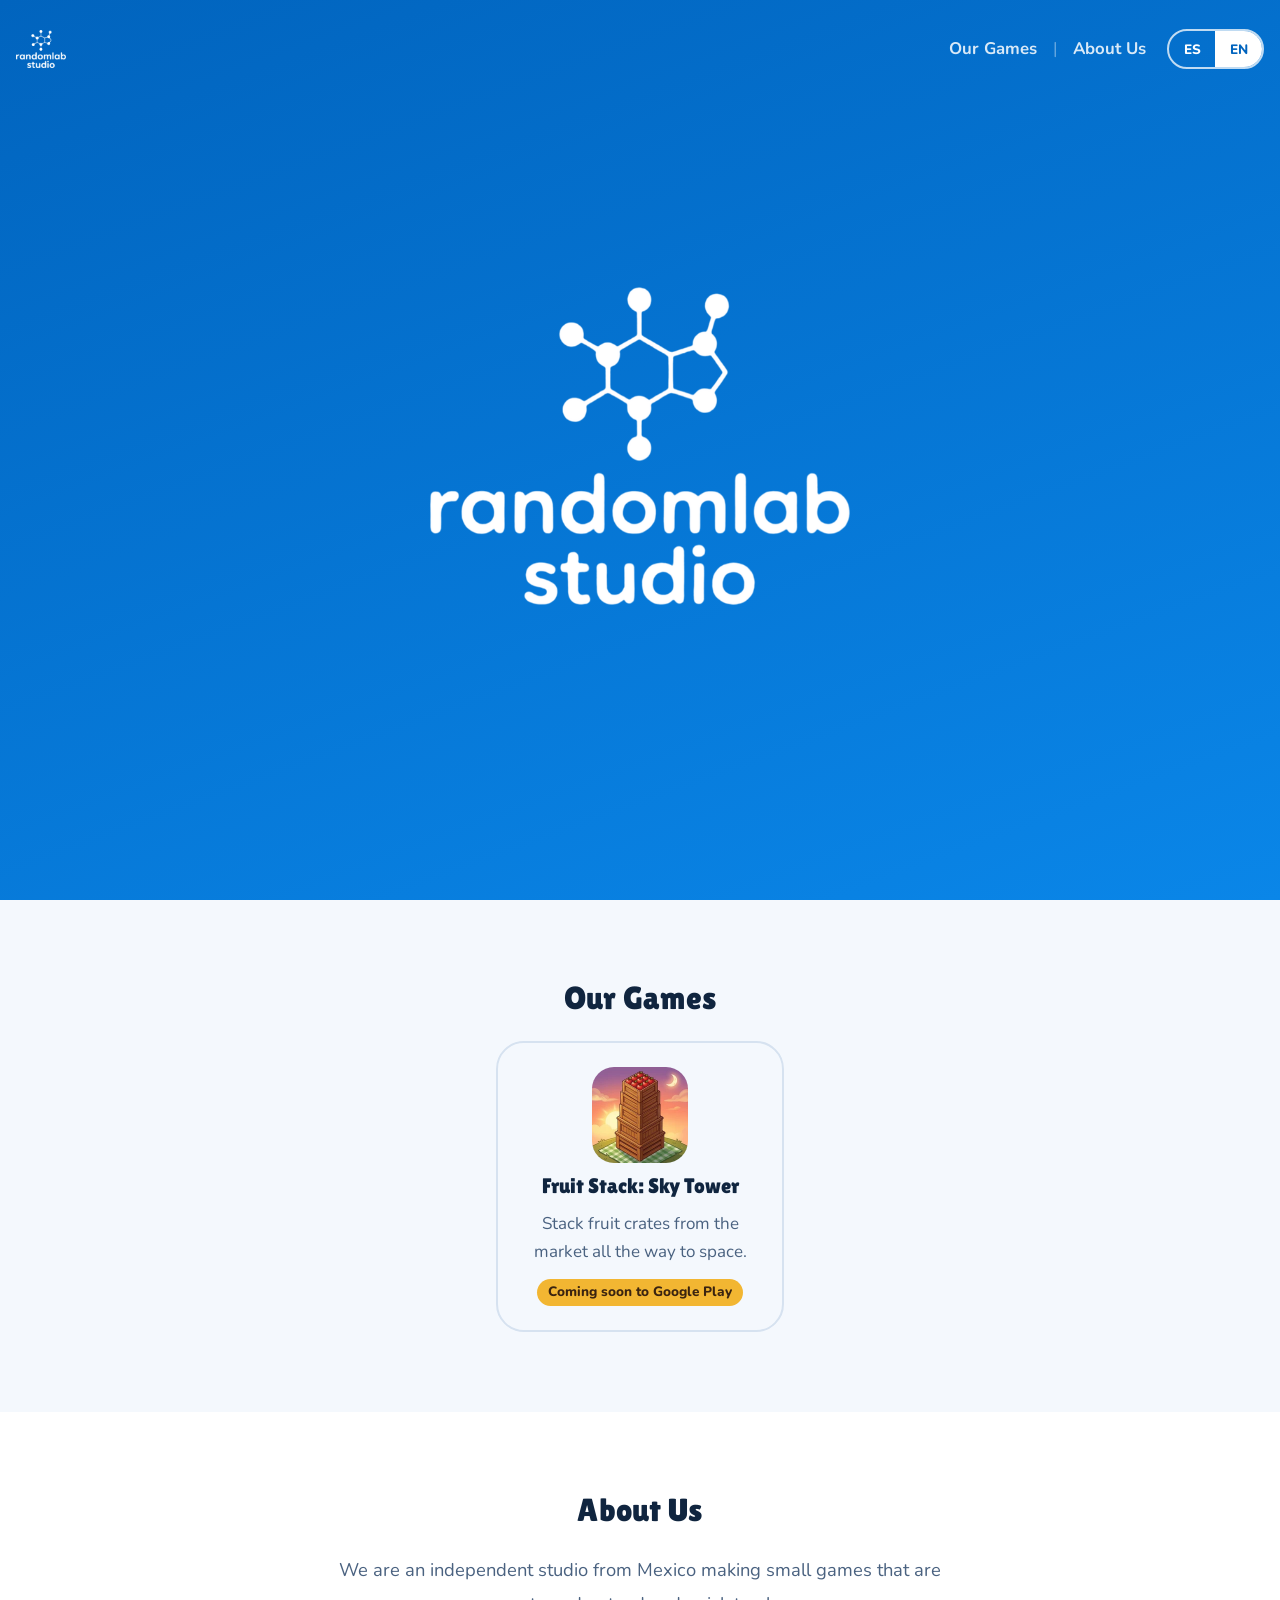
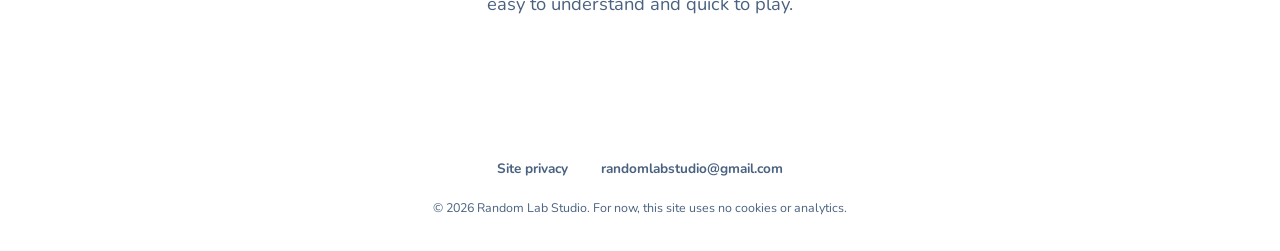
<file: index.html>
<!DOCTYPE html>
<html lang="es" data-lang="es">
<head>
<meta charset="utf-8">
<meta name="viewport" content="width=device-width, initial-scale=1">
<title data-es="Random Lab Studio · Estudio de juegos" data-en="Random Lab Studio · Game studio">Random Lab Studio · Estudio de juegos</title>
<meta name="description" content="Random Lab Studio es un estudio independiente de juegos móviles desde México. Hogar de Fruit Stack: Sky Tower." data-es="Random Lab Studio es un estudio independiente de juegos móviles desde México. Hogar de Fruit Stack: Sky Tower." data-en="Random Lab Studio is an independent mobile game studio from Mexico. Home of Fruit Stack: Sky Tower.">
<meta name="theme-color" content="#0164BE">
<meta name="color-scheme" content="light dark">
<meta name="referrer" content="no-referrer">
<meta http-equiv="Content-Security-Policy" content="default-src 'none'; img-src 'self'; style-src 'self' 'unsafe-inline'; font-src 'self'; script-src 'self'; base-uri 'none'; form-action 'none'">
<link rel="canonical" href="https://randomlabstudio.github.io/">
<link rel="icon" href="./favicon.ico" sizes="any">
<link rel="icon" type="image/png" href="./favicon.png">
<link rel="apple-touch-icon" href="./apple-touch-icon.png">
<link rel="preload" href="./assets/fonts/lilita-one-latin-400.woff2" as="font" type="font/woff2" crossorigin>
<link rel="preload" href="./assets/fonts/nunito-latin-var.woff2" as="font" type="font/woff2" crossorigin>
<link rel="stylesheet" href="./assets/css/site.css?v=20261107">
<script src="./assets/js/site.js?v=20261028b"></script>
<meta property="og:type" content="website">
<meta property="og:site_name" content="Random Lab Studio">
<meta property="og:title" content="Random Lab Studio · Estudio de juegos">
<meta property="og:description" content="Random Lab Studio es un estudio independiente de juegos móviles desde México. Hogar de Fruit Stack: Sky Tower.">
<meta property="og:url" content="https://randomlabstudio.github.io/">
<meta property="og:image" content="https://randomlabstudio.github.io/assets/img/fruit-stack/icon-512.png">
<meta property="og:locale" content="es_MX">
<meta property="og:locale:alternate" content="en_US">
<meta name="twitter:card" content="summary">
</head>
<body>
<a class="skip" href="#main"><span data-l="es">Saltar al contenido</span><span data-l="en">Skip to content</span></a>

<main id="main">

<section class="hero">
  <nav class="hero-nav" aria-label="Principal">
    <a class="hero-mini" href="./" aria-label="Random Lab Studio"><img src="./assets/img/studio-logo.png" width="600" height="454" alt=""></a>
    <span class="hero-links">
      <a href="#juegos"><span data-l="es">Juegos</span><span data-l="en">Our Games</span></a><span class="sep">|</span><a href="#nosotros"><span data-l="es">Nosotros</span><span data-l="en">About Us</span></a>
      <span class="lang" role="group" aria-label="Idioma / Language"><button type="button" data-set-lang="es" aria-pressed="true" lang="es">ES</button><button type="button" data-set-lang="en" aria-pressed="false" lang="en">EN</button></span>
    </span>
  </nav>
  <h1 class="sr-only">Random Lab Studio</h1>
  <img class="hero-logo" src="./assets/img/studio-logo.png" width="600" height="454" alt="Random Lab Studio">
</section>
<section class="band band-a" id="juegos">
  <h2><span data-l="es">Nuestros juegos</span><span data-l="en">Our Games</span></h2>
  <div class="game-list">
    <a class="game" href="./fruit-stack/">
      <img src="./assets/img/fruit-stack/icon-192.webp" width="192" height="192" alt="">
      <span class="game-name">Fruit Stack: Sky Tower</span>
      <span class="game-desc" data-l="es">Apila cajas de fruta desde el mercado hasta el espacio.</span>
      <span class="game-desc" data-l="en">Stack fruit crates from the market all the way to space.</span>
      <span class="badge"><span data-l="es">Próximamente en Google Play</span><span data-l="en">Coming soon to Google Play</span></span>
    </a>
  </div>
</section>
<section class="band band-b" id="nosotros">
  <h2><span data-l="es">Nosotros</span><span data-l="en">About Us</span></h2>
  <p data-l="es">Somos un estudio independiente de México que hace juegos pequeños, fáciles de entender y rápidos de jugar.</p>
  <p data-l="en">We are an independent studio from Mexico making small games that are easy to understand and quick to play.</p>
</section>
</main>
<footer class="foot">
  <a href="./privacidad/"><span data-l="es">Privacidad del sitio</span><span data-l="en">Site privacy</span></a>
  <span class="sep">|</span>
  <a href="mailto:randomlabstudio@gmail.com">randomlabstudio@gmail.com</a>
  <p class="copy">&copy; 2026 Random Lab Studio. <span data-l="es">Por ahora este sitio no usa cookies ni analítica.</span><span data-l="en">For now, this site uses no cookies or analytics.</span></p>
</footer>
</body>
</html>
</file>
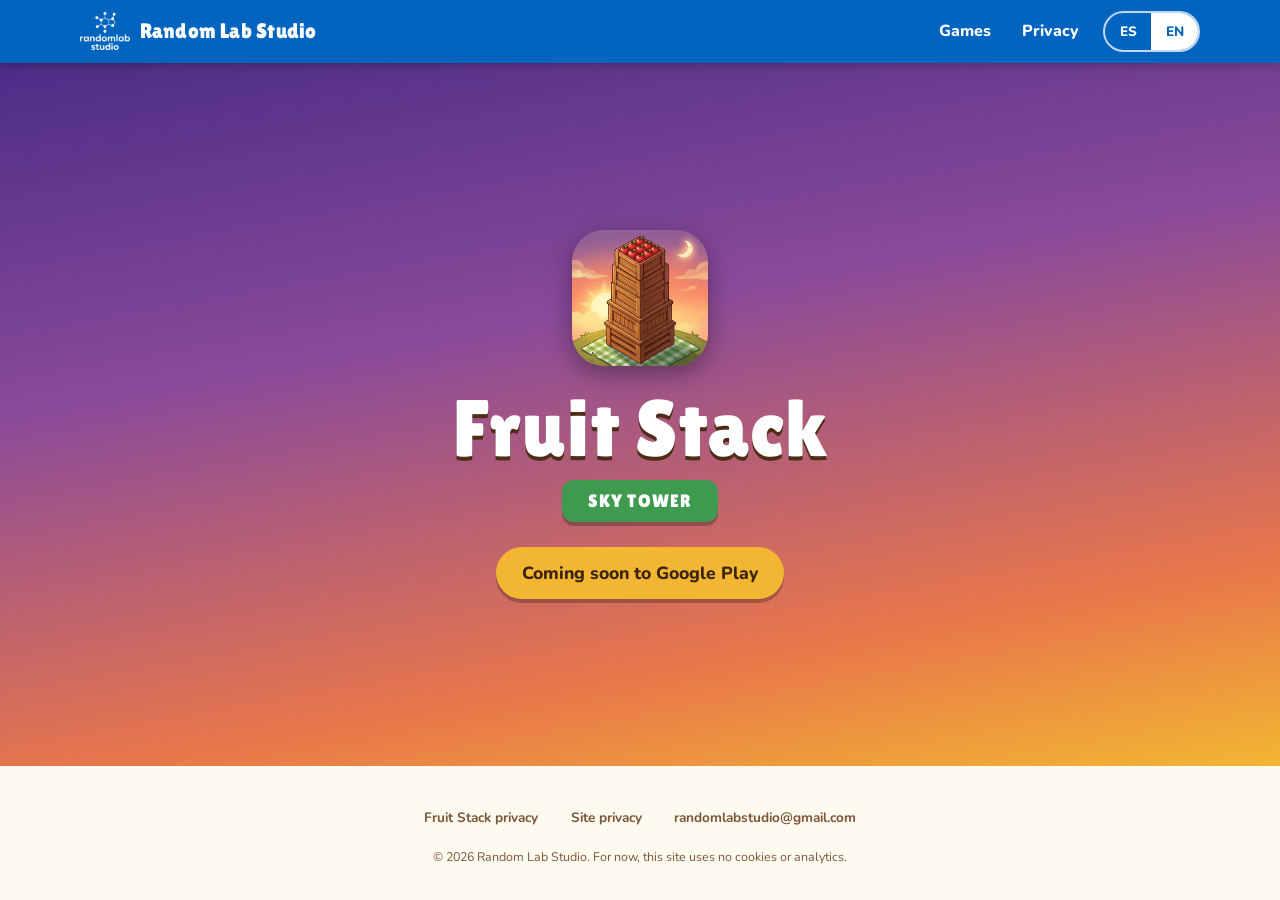
<file: fruit-stack/index.html>
<!DOCTYPE html>
<html lang="es" data-lang="es">
<head>
<meta charset="utf-8">
<meta name="viewport" content="width=device-width, initial-scale=1">
<title data-es="Fruit Stack: Sky Tower · Random Lab Studio" data-en="Fruit Stack: Sky Tower · Random Lab Studio">Fruit Stack: Sky Tower · Random Lab Studio</title>
<meta name="description" content="Juego casual de un toque: apila cajas de fruta desde un mercado hasta el espacio. Fácil, rápido y sin conexión." data-es="Juego casual de un toque: apila cajas de fruta desde un mercado hasta el espacio. Fácil, rápido y sin conexión." data-en="One-tap casual game: stack fruit crates from a market all the way to space. Easy, quick and offline.">
<meta name="theme-color" content="#0164BE">
<meta name="color-scheme" content="light dark">
<meta name="referrer" content="no-referrer">
<meta http-equiv="Content-Security-Policy" content="default-src 'none'; img-src 'self'; style-src 'self' 'unsafe-inline'; font-src 'self'; script-src 'self'; base-uri 'none'; form-action 'none'">
<link rel="canonical" href="https://randomlabstudio.github.io/fruit-stack/">
<link rel="icon" href="../favicon.ico" sizes="any">
<link rel="icon" type="image/png" href="../favicon.png">
<link rel="apple-touch-icon" href="../apple-touch-icon.png">
<link rel="preload" href="../assets/fonts/lilita-one-latin-400.woff2" as="font" type="font/woff2" crossorigin>
<link rel="preload" href="../assets/fonts/nunito-latin-var.woff2" as="font" type="font/woff2" crossorigin>
<link rel="stylesheet" href="../assets/css/site.css?v=20261107">
<script src="../assets/js/site.js?v=20261028b"></script>
<meta property="og:type" content="website">
<meta property="og:site_name" content="Random Lab Studio">
<meta property="og:title" content="Fruit Stack: Sky Tower · Random Lab Studio">
<meta property="og:description" content="Juego casual de un toque: apila cajas de fruta desde un mercado hasta el espacio. Fácil, rápido y sin conexión.">
<meta property="og:url" content="https://randomlabstudio.github.io/fruit-stack/">
<meta property="og:image" content="https://randomlabstudio.github.io/assets/img/fruit-stack/icon-512.png">
<meta property="og:locale" content="es_MX">
<meta property="og:locale:alternate" content="en_US">
<meta name="twitter:card" content="summary">
</head>
<body class="theme-fruit">
<a class="skip" href="#main"><span data-l="es">Saltar al contenido</span><span data-l="en">Skip to content</span></a>
<header class="bar"><div class="bar-in">
  <a class="bar-logo" href="../"><img src="../assets/img/studio-logo.png" width="600" height="454" alt=""><span>Random Lab Studio</span></a>
  <nav class="bar-links" aria-label="Principal">
    <a href="../#juegos"><span data-l="es">Juegos</span><span data-l="en">Games</span></a>
    <span class="sep">|</span>
    <a href="../fruit-stack/privacidad/"><span data-l="es">Privacidad</span><span data-l="en">Privacy</span></a>
    <span class="lang" role="group" aria-label="Idioma / Language"><button type="button" data-set-lang="es" aria-pressed="true" lang="es">ES</button><button type="button" data-set-lang="en" aria-pressed="false" lang="en">EN</button></span>
  </nav>
</div></header>

<main id="main">

<section class="hero hero-solo"><div class="wrap">
  <img class="icon" src="../assets/img/fruit-stack/icon-512.png" width="512" height="512" alt="Icono de Fruit Stack: Sky Tower" style="width:112px;height:112px">
  <h1>Fruit Stack</h1>
  <p class="ribbon">Sky Tower</p>
  <div hidden><!-- Eslogan oculto: quitar "hidden" para mostrarlo -->
  <p data-l="es">Un toque, una caja, una torre. Apila cajas de fruta desde un mercado hasta la Luna.</p>
  <p data-l="en">One tap, one crate, one tower. Stack fruit crates from a market all the way to the Moon.</p>
  </div>
  <!-- Cuando exista la ficha de Google Play: cambiar este <span> por <a class="pill soon" href="URL_DE_GOOGLE_PLAY" target="_blank" rel="noopener"> -->
  <span class="pill soon"><span data-l="es">Próximamente en Google Play</span><span data-l="en">Coming soon to Google Play</span></span>
</div></section>

<!-- CONTENIDO OCULTO (descripción, características, capturas, banner, info): para mostrarlo de nuevo, quitar el atributo "hidden" de este div. -->
<div hidden id="contenido-oculto">
<section class="block"><div class="wrap">
  <h2><span data-l="es">Cómo se juega</span><span data-l="en">How to play</span></h2>
  <p data-l="es">Toca en el momento justo para soltar cada caja sobre la torre. Si no encaja bien, pierdes un trozo; si aciertas varias seguidas, subes tu combo. Cuanto más alta la torre, más cambia el paisaje: del mercado a las montañas, las nubes, la órbita y el espacio.</p>
  <p data-l="en">Tap at the right moment to drop each crate onto the tower. If it doesn't line up, you lose a slice; land several in a row and your combo grows. The higher the tower, the more the scenery changes: from the market to the mountains, the clouds, orbit and outer space.</p>
</div></section>

<section class="block" style="padding-top:0"><div class="wrap">
  <h2><span data-l="es">Características</span><span data-l="en">Features</span></h2>
  <ul class="features">
    <li data-l="es"><strong>Un solo toque</strong>Se aprende en segundos y cuesta soltarlo.</li>
    <li data-l="en"><strong>One tap</strong>Learn it in seconds, hard to put down.</li>
    <li data-l="es"><strong>Combos</strong>Acierta varias cajas seguidas para subir tu multiplicador.</li>
    <li data-l="en"><strong>Combos</strong>Land several crates in a row to raise your multiplier.</li>
    <li data-l="es"><strong>Del mercado al espacio</strong>Escenarios que cambian con la altura: tejados, montañas, nubes, órbita y espacio.</li>
    <li data-l="en"><strong>From market to space</strong>Scenery that changes with height: rooftops, mountains, clouds, orbit and outer space.</li>
    <li data-l="es"><strong>Skins</strong>Desbloquea cajas y contenidos (naranjas, uvas, peras, piñas…) con tus monedas.</li>
    <li data-l="en"><strong>Skins</strong>Unlock crates and contents (oranges, grapes, pears, pineapples…) with your coins.</li>
    <li data-l="es"><strong>Récords</strong>Mejora tu marca en cada partida.</li>
    <li data-l="en"><strong>Records</strong>Beat your best in every run.</li>
    <li data-l="es"><strong>Sin conexión</strong>Juega donde quieras, sin necesidad de internet.</li>
    <li data-l="en"><strong>Offline</strong>Play anywhere, no internet needed.</li>
    <li data-l="es"><strong>Español e inglés</strong>El juego está en ambos idiomas.</li>
    <li data-l="en"><strong>Spanish and English</strong>The game comes in both languages.</li>
  </ul>
</div></section>

<section class="block" style="padding-top:0"><div class="wrap">
  <div class="card">
    <h2><span data-l="es">Información</span><span data-l="en">Info</span></h2>
    <p data-l="es">Para mayores de 13 años. Android (iOS más adelante). Desarrollado por Random Lab Studio, México.</p>
    <p data-l="en">For ages 13 and up. Android (iOS later). Developed by Random Lab Studio, Mexico.</p>
    <p><a class="pill green" href="privacidad/"><span data-l="es">Política de privacidad</span><span data-l="en">Privacy policy</span></a>
    &nbsp; <a href="mailto:randomlabstudio@gmail.com">randomlabstudio@gmail.com</a></p>
  </div>
</div></section>
</div>
</main>
<footer class="foot">
  <a href="../fruit-stack/privacidad/"><span data-l="es">Privacidad de Fruit Stack</span><span data-l="en">Fruit Stack privacy</span></a>
  <span class="sep">|</span>
  <a href="../privacidad/"><span data-l="es">Privacidad del sitio</span><span data-l="en">Site privacy</span></a>
  <span class="sep">|</span>
  <a href="mailto:randomlabstudio@gmail.com">randomlabstudio@gmail.com</a>
  <p class="copy">&copy; 2026 Random Lab Studio. <span data-l="es">Por ahora este sitio no usa cookies ni analítica.</span><span data-l="en">For now, this site uses no cookies or analytics.</span></p>
</footer>
</body>
</html>
</file>
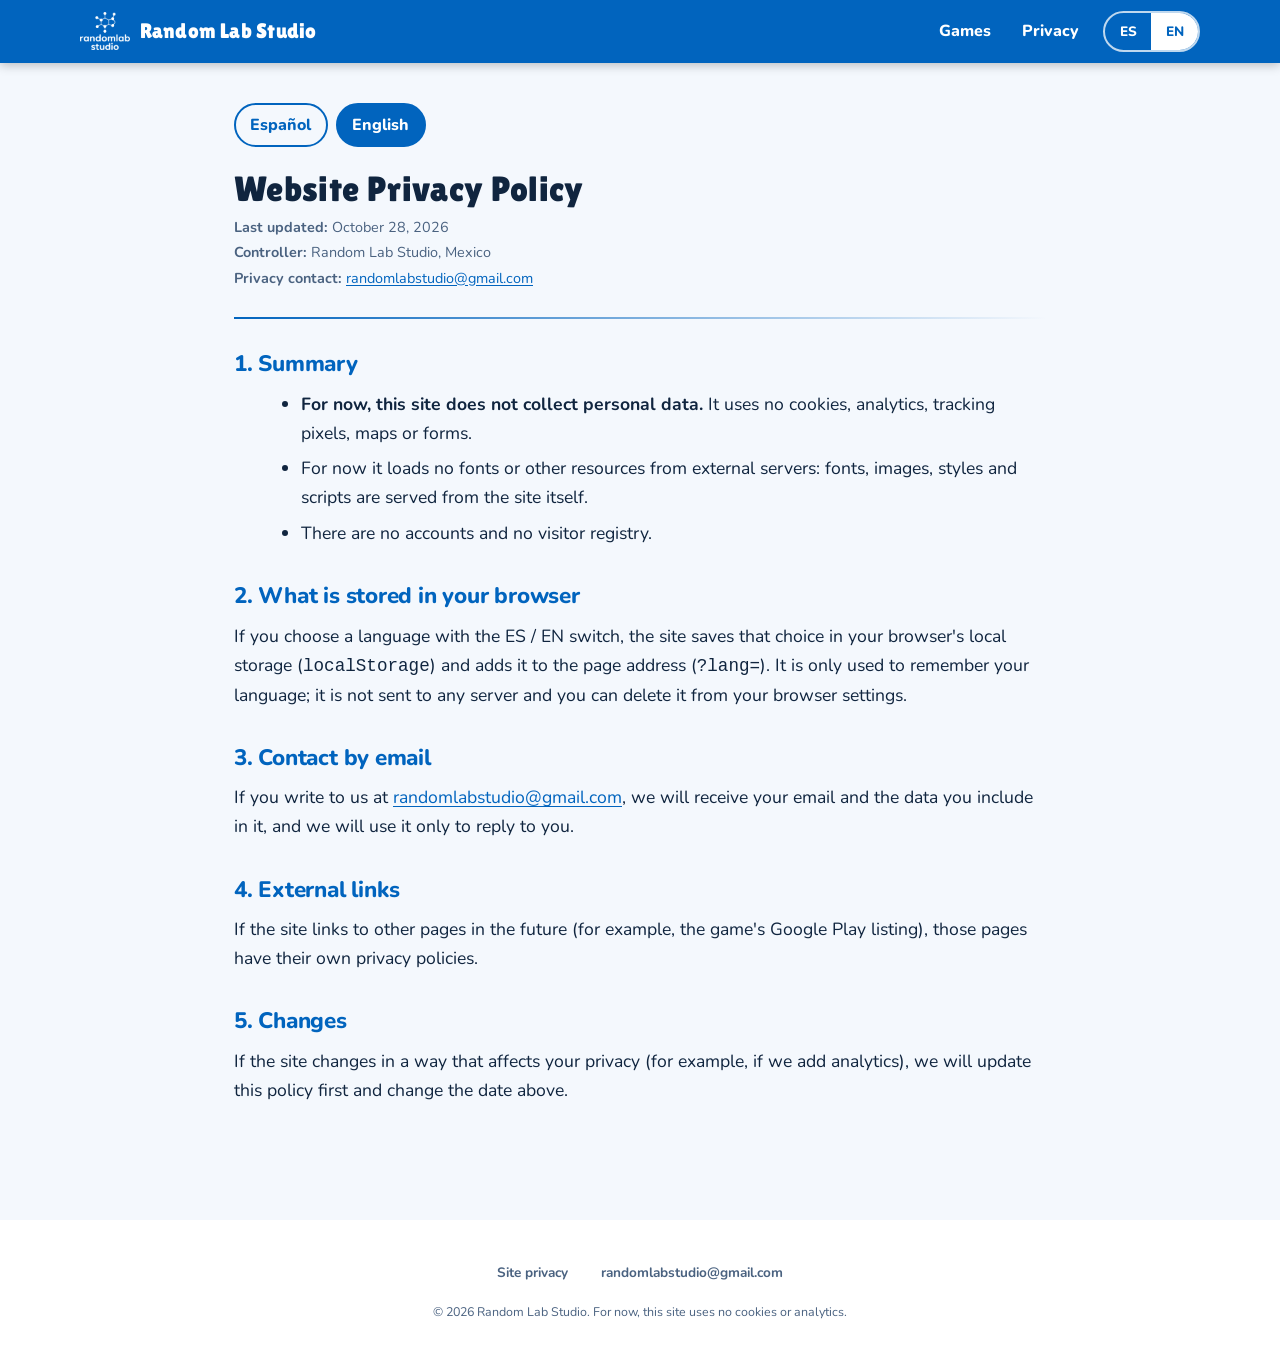
<file: privacidad/index.html>
<!DOCTYPE html>
<html lang="es" data-lang="es">
<head>
<meta charset="utf-8">
<meta name="viewport" content="width=device-width, initial-scale=1">
<title data-es="Política de privacidad del sitio · Random Lab Studio" data-en="Website Privacy Policy · Random Lab Studio">Política de privacidad del sitio · Random Lab Studio</title>
<meta name="description" content="Política de privacidad de este sitio web de Random Lab Studio: por ahora no usa cookies, analítica, píxeles ni recursos externos." data-es="Política de privacidad de este sitio web de Random Lab Studio: por ahora no usa cookies, analítica, píxeles ni recursos externos." data-en="Privacy policy for this Random Lab Studio website: for now, no cookies, analytics, pixels or external resources.">
<meta name="theme-color" content="#0164BE">
<meta name="color-scheme" content="light dark">
<meta name="referrer" content="no-referrer">
<meta http-equiv="Content-Security-Policy" content="default-src 'none'; img-src 'self'; style-src 'self' 'unsafe-inline'; font-src 'self'; script-src 'self'; base-uri 'none'; form-action 'none'">
<link rel="canonical" href="https://randomlabstudio.github.io/privacidad/">
<link rel="icon" href="../favicon.ico" sizes="any">
<link rel="icon" type="image/png" href="../favicon.png">
<link rel="apple-touch-icon" href="../apple-touch-icon.png">
<link rel="preload" href="../assets/fonts/lilita-one-latin-400.woff2" as="font" type="font/woff2" crossorigin>
<link rel="preload" href="../assets/fonts/nunito-latin-var.woff2" as="font" type="font/woff2" crossorigin>
<link rel="stylesheet" href="../assets/css/site.css?v=20261107">
<script src="../assets/js/site.js?v=20261028b"></script>
<meta property="og:type" content="website">
<meta property="og:site_name" content="Random Lab Studio">
<meta property="og:title" content="Política de privacidad del sitio · Random Lab Studio">
<meta property="og:description" content="Política de privacidad de este sitio web de Random Lab Studio: por ahora no usa cookies, analítica, píxeles ni recursos externos.">
<meta property="og:url" content="https://randomlabstudio.github.io/privacidad/">
<meta property="og:image" content="https://randomlabstudio.github.io/assets/img/fruit-stack/icon-512.png">
<meta property="og:locale" content="es_MX">
<meta property="og:locale:alternate" content="en_US">
<meta name="twitter:card" content="summary">
</head>
<body>
<a class="skip" href="#main"><span data-l="es">Saltar al contenido</span><span data-l="en">Skip to content</span></a>
<header class="bar"><div class="bar-in">
  <a class="bar-logo" href="../"><img src="../assets/img/studio-logo.png" width="600" height="454" alt=""><span>Random Lab Studio</span></a>
  <nav class="bar-links" aria-label="Principal">
    <a href="../#juegos"><span data-l="es">Juegos</span><span data-l="en">Games</span></a>
    <span class="sep">|</span>
    <a href="../privacidad/"><span data-l="es">Privacidad</span><span data-l="en">Privacy</span></a>
    <span class="lang" role="group" aria-label="Idioma / Language"><button type="button" data-set-lang="es" aria-pressed="true" lang="es">ES</button><button type="button" data-set-lang="en" aria-pressed="false" lang="en">EN</button></span>
  </nav>
</div></header>

<main id="main">

<div class="doc">
  <div class="lang-tabs" role="group" aria-label="Idioma / Language">
    <button type="button" data-set-lang="es" aria-pressed="true" lang="es">Español</button>
    <button type="button" data-set-lang="en" aria-pressed="false" lang="en">English</button>
  </div>

  <article data-l="es" lang="es">
    <h1>Política de privacidad del sitio web</h1>
    <div class="meta">
      <!-- FECHA DE ACTUALIZACIÓN (español): editar aquí y en el bloque English -->
      <p><strong>Última actualización:</strong> <time datetime="2026-10-28">28 de octubre de 2026</time></p>
      <p><strong>Responsable:</strong> Random Lab Studio, México</p>
      <p><strong>Contacto de privacidad:</strong> <a href="mailto:randomlabstudio@gmail.com">randomlabstudio@gmail.com</a></p>
    </div>
    <section class="sec"><h2>1. Resumen</h2>
      <ul>
        <li><strong>Por ahora, este sitio no recoge datos personales.</strong> No usa cookies, analítica, píxeles de seguimiento, mapas ni formularios.</li>
        <li>Por ahora no carga fuentes ni otros recursos de servidores externos: las fuentes, imágenes, estilos y scripts se sirven desde el propio sitio.</li>
        <li>No hay cuentas ni registro de visitantes.</li>
      </ul></section>
    <section class="sec"><h2>2. Lo que se guarda en tu navegador</h2>
      <p>Si eliges un idioma con el selector ES / EN, el sitio guarda esa elección en el almacenamiento local de tu navegador (<code>localStorage</code>) y la añade a la dirección de la página (<code>?lang=</code>). Es solo para recordar tu idioma; no se envía a ningún servidor y puedes borrarlo en los ajustes de tu navegador.</p></section>
    <section class="sec"><h2>3. Contacto por correo</h2>
      <p>Si nos escribes a <a href="mailto:randomlabstudio@gmail.com">randomlabstudio@gmail.com</a>, recibiremos tu correo y los datos que incluyas en él, y los usaremos solo para responderte.</p></section>
    <section class="sec"><h2>4. Enlaces externos</h2>
      <p>Si en el futuro el sitio enlaza a otras páginas (por ejemplo, la ficha del juego en Google Play), esas páginas tienen sus propias políticas de privacidad.</p></section>
    <section class="sec"><h2>5. Cambios</h2>
      <p>Si el sitio cambia de forma que afecte a tu privacidad (por ejemplo, si añadimos analítica), actualizaremos esta política antes y cambiaremos la fecha de arriba.</p></section>
  </article>

  <article data-l="en" lang="en">
    <h1>Website Privacy Policy</h1>
    <div class="meta">
      <!-- UPDATE DATE (English): edit here and in the Español block -->
      <p><strong>Last updated:</strong> <time datetime="2026-10-28">October 28, 2026</time></p>
      <p><strong>Controller:</strong> Random Lab Studio, Mexico</p>
      <p><strong>Privacy contact:</strong> <a href="mailto:randomlabstudio@gmail.com">randomlabstudio@gmail.com</a></p>
    </div>
    <section class="sec"><h2>1. Summary</h2>
      <ul>
        <li><strong>For now, this site does not collect personal data.</strong> It uses no cookies, analytics, tracking pixels, maps or forms.</li>
        <li>For now it loads no fonts or other resources from external servers: fonts, images, styles and scripts are served from the site itself.</li>
        <li>There are no accounts and no visitor registry.</li>
      </ul></section>
    <section class="sec"><h2>2. What is stored in your browser</h2>
      <p>If you choose a language with the ES / EN switch, the site saves that choice in your browser's local storage (<code>localStorage</code>) and adds it to the page address (<code>?lang=</code>). It is only used to remember your language; it is not sent to any server and you can delete it from your browser settings.</p></section>
    <section class="sec"><h2>3. Contact by email</h2>
      <p>If you write to us at <a href="mailto:randomlabstudio@gmail.com">randomlabstudio@gmail.com</a>, we will receive your email and the data you include in it, and we will use it only to reply to you.</p></section>
    <section class="sec"><h2>4. External links</h2>
      <p>If the site links to other pages in the future (for example, the game's Google Play listing), those pages have their own privacy policies.</p></section>
    <section class="sec"><h2>5. Changes</h2>
      <p>If the site changes in a way that affects your privacy (for example, if we add analytics), we will update this policy first and change the date above.</p></section>
  </article>
</div>
</main>
<footer class="foot">
  <a href="../privacidad/"><span data-l="es">Privacidad del sitio</span><span data-l="en">Site privacy</span></a>
  <span class="sep">|</span>
  <a href="mailto:randomlabstudio@gmail.com">randomlabstudio@gmail.com</a>
  <p class="copy">&copy; 2026 Random Lab Studio. <span data-l="es">Por ahora este sitio no usa cookies ni analítica.</span><span data-l="en">For now, this site uses no cookies or analytics.</span></p>
</footer>
</body>
</html>
</file>
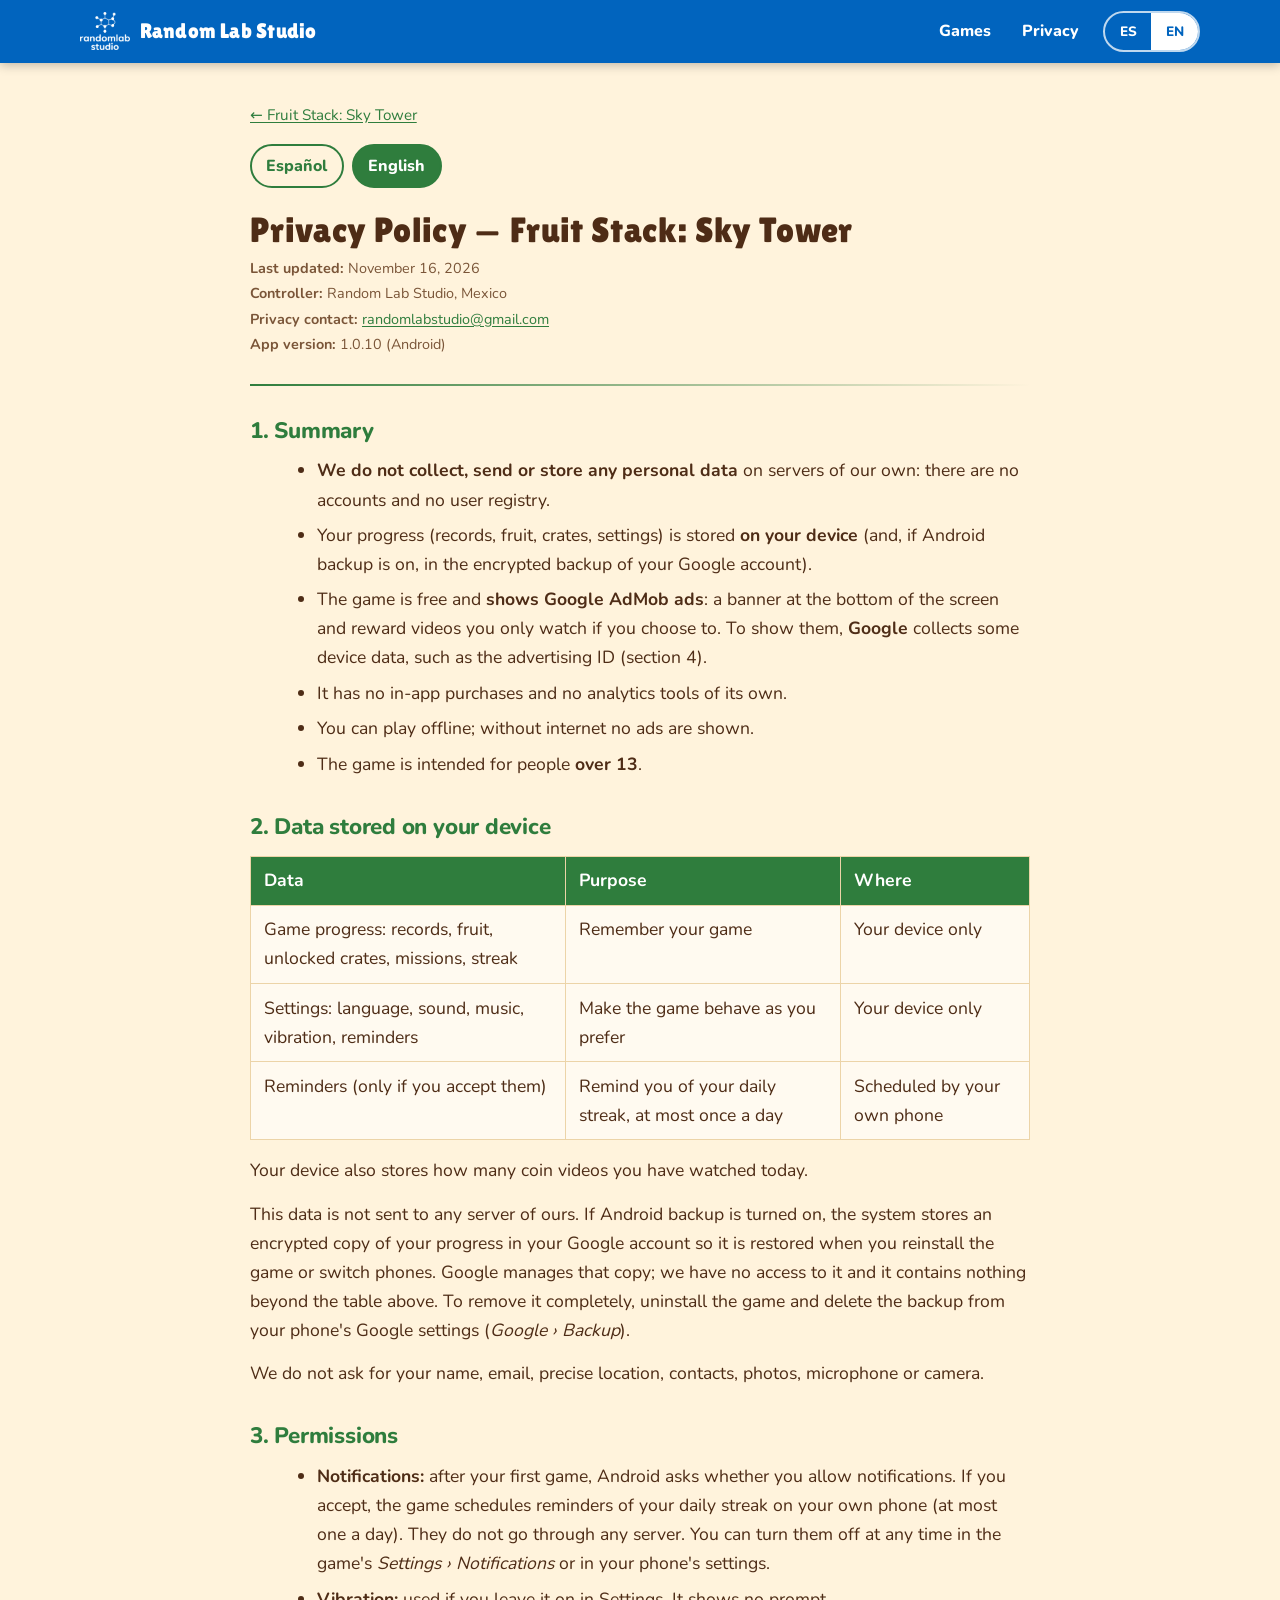
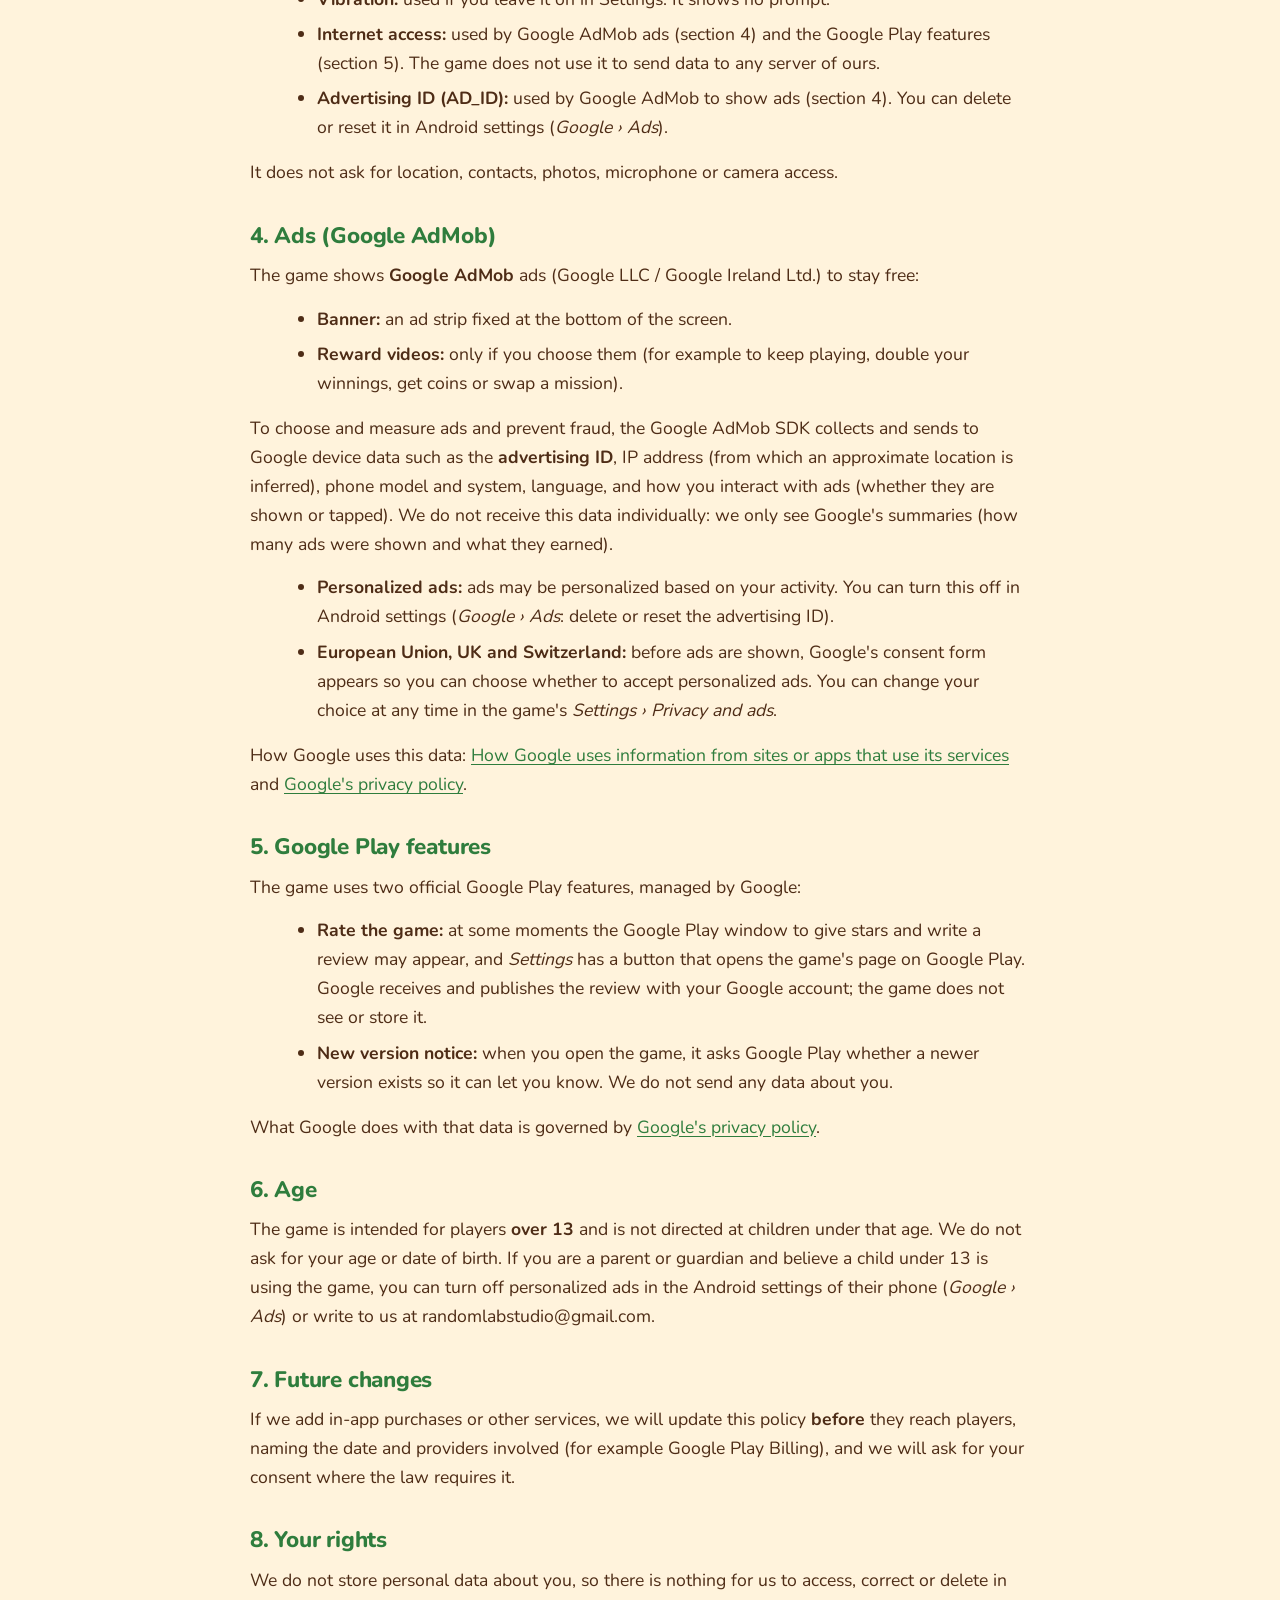
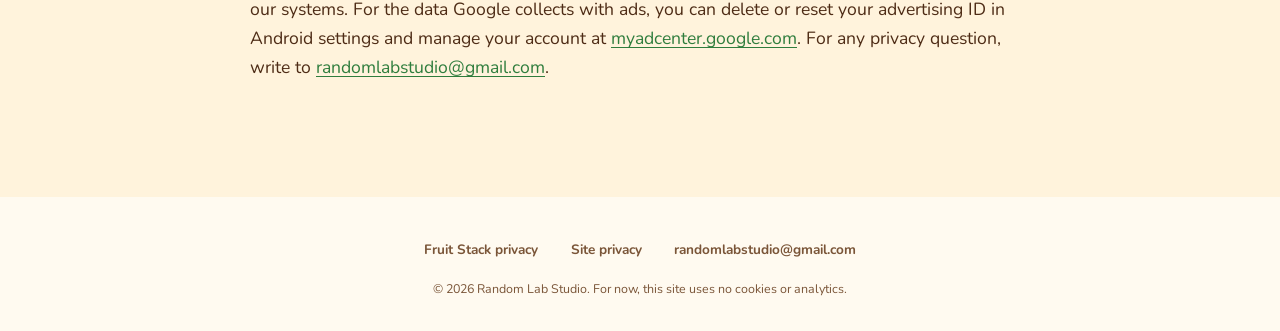
<file: fruit-stack/privacidad/index.html>
<!DOCTYPE html>
<html lang="es" data-lang="es">
<head>
<meta charset="utf-8">
<meta name="viewport" content="width=device-width, initial-scale=1">
<title data-es="Política de privacidad · Fruit Stack: Sky Tower" data-en="Privacy Policy · Fruit Stack: Sky Tower">Política de privacidad · Fruit Stack: Sky Tower</title>
<meta name="description" content="Política de privacidad de Fruit Stack: Sky Tower (Random Lab Studio): qué se guarda en tu dispositivo y qué datos usa Google AdMob para los anuncios." data-es="Política de privacidad de Fruit Stack: Sky Tower (Random Lab Studio): qué se guarda en tu dispositivo y qué datos usa Google AdMob para los anuncios." data-en="Privacy policy for Fruit Stack: Sky Tower (Random Lab Studio): what is stored on your device and what data Google AdMob uses for ads.">
<meta name="theme-color" content="#0164BE">
<meta name="color-scheme" content="light dark">
<meta name="referrer" content="no-referrer">
<meta http-equiv="Content-Security-Policy" content="default-src 'none'; img-src 'self'; style-src 'self' 'unsafe-inline'; font-src 'self'; script-src 'self'; base-uri 'none'; form-action 'none'">
<link rel="canonical" href="https://randomlabstudio.github.io/fruit-stack/privacidad/">
<link rel="icon" href="../../favicon.ico" sizes="any">
<link rel="icon" type="image/png" href="../../favicon.png">
<link rel="apple-touch-icon" href="../../apple-touch-icon.png">
<link rel="preload" href="../../assets/fonts/lilita-one-latin-400.woff2" as="font" type="font/woff2" crossorigin>
<link rel="preload" href="../../assets/fonts/nunito-latin-var.woff2" as="font" type="font/woff2" crossorigin>
<link rel="stylesheet" href="../../assets/css/site.css?v=20261107">
<script src="../../assets/js/site.js?v=20261028b"></script>
<meta property="og:type" content="website">
<meta property="og:site_name" content="Random Lab Studio">
<meta property="og:title" content="Política de privacidad · Fruit Stack: Sky Tower">
<meta property="og:description" content="Política de privacidad de Fruit Stack: Sky Tower (Random Lab Studio): qué se guarda en tu dispositivo y qué datos usa Google AdMob para los anuncios.">
<meta property="og:url" content="https://randomlabstudio.github.io/fruit-stack/privacidad/">
<meta property="og:image" content="https://randomlabstudio.github.io/assets/img/fruit-stack/icon-512.png">
<meta property="og:locale" content="es_MX">
<meta property="og:locale:alternate" content="en_US">
<meta name="twitter:card" content="summary">
</head>
<body class="theme-fruit">
<a class="skip" href="#main"><span data-l="es">Saltar al contenido</span><span data-l="en">Skip to content</span></a>
<header class="bar"><div class="bar-in">
  <a class="bar-logo" href="../../"><img src="../../assets/img/studio-logo.png" width="600" height="454" alt=""><span>Random Lab Studio</span></a>
  <nav class="bar-links" aria-label="Principal">
    <a href="../../#juegos"><span data-l="es">Juegos</span><span data-l="en">Games</span></a>
    <span class="sep">|</span>
    <a href="../../fruit-stack/privacidad/"><span data-l="es">Privacidad</span><span data-l="en">Privacy</span></a>
    <span class="lang" role="group" aria-label="Idioma / Language"><button type="button" data-set-lang="es" aria-pressed="true" lang="es">ES</button><button type="button" data-set-lang="en" aria-pressed="false" lang="en">EN</button></span>
  </nav>
</div></header>

<main id="main">

<div class="doc"><div class="wrap">
  <p class="crumbs"><a href="../../fruit-stack/">&larr; Fruit Stack: Sky Tower</a></p>
  <div class="lang-tabs" role="group" aria-label="Idioma / Language">
    <button type="button" data-set-lang="es" aria-pressed="true" lang="es">Español</button>
    <button type="button" data-set-lang="en" aria-pressed="false" lang="en">English</button>
  </div>

  <article data-l="es" lang="es">
    <h1>Política de privacidad — Fruit Stack: Sky Tower</h1>
    <div class="meta">
      <!-- FECHA DE ACTUALIZACIÓN (español): editar aquí y en el bloque English -->
      <p><strong>Última actualización:</strong> <time datetime="2026-11-16">16 de noviembre de 2026</time></p>
      <p><strong>Responsable:</strong> Random Lab Studio, México</p>
      <p><strong>Contacto de privacidad:</strong> <a href="mailto:randomlabstudio@gmail.com">randomlabstudio@gmail.com</a></p>
      <p><strong>Versión de la app:</strong> 1.0.10 (Android)</p>
    </div>
    <section class="sec"><h2>1. Resumen</h2>
      <ul>
        <li><strong>Nosotros no recogemos, no enviamos y no guardamos ningún dato personal</strong> en servidores propios: no hay cuentas ni registro de usuarios.</li>
        <li>Tu progreso (récords, fruta, cajas, ajustes) se guarda <strong>en tu dispositivo</strong> (y, si tienes activada la copia de seguridad de Android, en la copia cifrada de tu cuenta de Google).</li>
        <li>El juego es gratis y <strong>muestra anuncios de Google AdMob</strong>: un banner abajo de la pantalla y vídeos con premio que solo ves si tú los eliges. Para mostrarlos, <strong>Google</strong> recoge algunos datos del dispositivo, como el identificador de publicidad (punto 4).</li>
        <li>No tiene compras dentro de la app ni herramientas de estadísticas propias.</li>
        <li>Se puede jugar sin conexión; sin internet no se muestran anuncios.</li>
        <li>El juego está dirigido a personas <strong>mayores de 13 años</strong>.</li>
      </ul></section>
    <section class="sec"><h2>2. Datos que se guardan en tu dispositivo</h2>
      <div class="table-wrap"><table>
        <thead><tr><th>Dato</th><th>Para qué</th><th>Dónde</th></tr></thead>
        <tbody>
          <tr><td>Progreso del juego: récords, fruta, cajas desbloqueadas, misiones, racha</td><td>Recordar tu partida</td><td>Solo en tu dispositivo</td></tr>
          <tr><td>Ajustes: idioma, sonido, música, vibración, recordatorios</td><td>Que el juego se comporte como prefieres</td><td>Solo en tu dispositivo</td></tr>
          <tr><td>Recordatorios (solo si los aceptas)</td><td>Avisarte de tu racha diaria, como mucho uno al día</td><td>Los programa tu propio teléfono</td></tr>
        </tbody></table></div>
      <p>También se guarda en tu dispositivo cuántos vídeos de monedas has visto hoy.</p>
      <p>Estos datos no se envían a ningún servidor nuestro. Si tienes activada la copia de seguridad de Android, el sistema guarda una copia cifrada de tu progreso en tu cuenta de Google para que se recupere al reinstalar el juego o cambiar de móvil. Esa copia la gestiona Google, no tenemos acceso a ella y no contiene nada más que lo de esta tabla. Para borrarlo del todo, desinstala el juego y borra la copia desde los ajustes de Google del teléfono (<em>Google › Copia de seguridad</em>).</p>
      <p>No pedimos nombre, correo, ubicación precisa, contactos, fotos, micrófono ni cámara.</p></section>
    <section class="sec"><h2>3. Permisos</h2>
      <ul>
        <li><strong>Notificaciones:</strong> al terminar tu primera partida, Android te pregunta si permites las notificaciones. Si aceptas, el juego programa en tu propio teléfono recordatorios de tu racha diaria (como mucho uno al día). No pasan por ningún servidor. Puedes quitarlas cuando quieras en <em>Ajustes › Notificaciones</em> del juego o en los ajustes del teléfono.</li>
        <li><strong>Vibración:</strong> se usa si la dejas activada en Ajustes. No pide ningún aviso.</li>
        <li><strong>Acceso a internet:</strong> lo usan los anuncios de Google AdMob (punto 4) y las funciones de Google Play (punto 5). El juego no lo usa para enviar datos a ningún servidor nuestro.</li>
        <li><strong>Identificador de publicidad (AD_ID):</strong> lo usa Google AdMob para mostrar anuncios (punto 4). Puedes borrarlo o restablecerlo en los ajustes de Android (<em>Google › Anuncios</em>).</li>
      </ul>
      <p>No pide acceso a ubicación, contactos, fotos, micrófono ni cámara.</p></section>
    <section class="sec"><h2>4. Anuncios (Google AdMob)</h2>
      <p>El juego muestra anuncios de <strong>Google AdMob</strong> (Google LLC / Google Ireland Ltd.) para mantenerse gratis:</p>
      <ul>
        <li><strong>Banner:</strong> una franja de anuncio fija abajo de la pantalla.</li>
        <li><strong>Vídeos con premio:</strong> solo si tú los eliges (por ejemplo, para seguir jugando, duplicar lo ganado, conseguir monedas o cambiar una misión).</li>
      </ul>
      <p>Para elegir y medir los anuncios y evitar fraudes, el SDK de Google AdMob recoge y envía a Google datos del dispositivo como el <strong>identificador de publicidad</strong>, la dirección IP (de la que se deduce una ubicación aproximada), el modelo y sistema del teléfono, el idioma, y cómo interactúas con los anuncios (si se muestran o se tocan). Nosotros no recibimos esos datos de forma individual: solo vemos resúmenes de Google (cuántos anuncios se mostraron y cuánto generaron).</p>
      <ul>
        <li><strong>Anuncios personalizados:</strong> los anuncios pueden ser personalizados según tu actividad. Puedes desactivarlo en los ajustes de Android (<em>Google › Anuncios</em>: borrar o restablecer el identificador de publicidad).</li>
        <li><strong>Unión Europea, Reino Unido y Suiza:</strong> antes de mostrar anuncios aparece el formulario de consentimiento de Google, donde eliges si aceptas anuncios personalizados. Puedes cambiar tu elección cuando quieras en <em>Ajustes › Privacidad y anuncios</em> del juego.</li>
      </ul>
      <p>Cómo usa Google estos datos: <a href="https://policies.google.com/technologies/partner-sites" rel="noopener">Cómo usa Google la información de los sitios o aplicaciones que utilizan sus servicios</a> y <a href="https://policies.google.com/privacy" rel="noopener">política de privacidad de Google</a>.</p></section>
    <section class="sec"><h2>5. Funciones de Google Play</h2>
      <p>El juego usa dos funciones oficiales de Google Play, que gestiona Google:</p>
      <ul>
        <li><strong>Valorar el juego:</strong> en algunos momentos puede aparecer la ventana de Google Play para poner estrellas y escribir una reseña, y en <em>Ajustes</em> hay un botón que abre la página del juego en Google Play. La valoración la recibe y publica Google con tu cuenta de Google; el juego no la ve ni la guarda.</li>
        <li><strong>Aviso de versión nueva:</strong> al abrir el juego, se pregunta a Google Play si hay una versión más nueva para avisarte. No enviamos ningún dato tuyo.</li>
      </ul>
      <p>Lo que Google hace con esos datos se rige por la <a href="https://policies.google.com/privacy" rel="noopener">política de privacidad de Google</a>.</p></section>
    <section class="sec"><h2>6. Edad</h2>
      <p>El juego está pensado para <strong>mayores de 13 años</strong> y no está dirigido a menores de esa edad. No te preguntamos la edad ni tu fecha de nacimiento. Si eres madre, padre o tutor y crees que un menor de 13 años está usando el juego, puedes desactivar los anuncios personalizados en los ajustes de Android de su teléfono (<em>Google › Anuncios</em>) o escribirnos a randomlabstudio@gmail.com.</p></section>
    <section class="sec"><h2>7. Cambios futuros</h2>
      <p>Si añadimos compras dentro de la app u otros servicios, actualizaremos esta política <strong>antes</strong> de que lleguen a los jugadores, con la fecha y los proveedores que intervengan (por ejemplo, Google Play Billing), y pediremos tu consentimiento cuando la ley lo exija.</p></section>
    <section class="sec"><h2>8. Tus derechos</h2>
      <p>Nosotros no guardamos datos personales tuyos, así que no tenemos nada que acceder, rectificar o suprimir en nuestros sistemas. Para los datos que recoge Google con los anuncios, puedes borrar o restablecer tu identificador de publicidad en los ajustes de Android y gestionar tu cuenta en <a href="https://myadcenter.google.com" rel="noopener">myadcenter.google.com</a>. Si tienes cualquier duda sobre privacidad, escríbenos a <a href="mailto:randomlabstudio@gmail.com">randomlabstudio@gmail.com</a>.</p></section>
  </article>

  <article data-l="en" lang="en">
    <h1>Privacy Policy — Fruit Stack: Sky Tower</h1>
    <div class="meta">
      <!-- UPDATE DATE (English): edit here and in the Español block -->
      <p><strong>Last updated:</strong> <time datetime="2026-11-16">November 16, 2026</time></p>
      <p><strong>Controller:</strong> Random Lab Studio, Mexico</p>
      <p><strong>Privacy contact:</strong> <a href="mailto:randomlabstudio@gmail.com">randomlabstudio@gmail.com</a></p>
      <p><strong>App version:</strong> 1.0.10 (Android)</p>
    </div>
    <section class="sec"><h2>1. Summary</h2>
      <ul>
        <li><strong>We do not collect, send or store any personal data</strong> on servers of our own: there are no accounts and no user registry.</li>
        <li>Your progress (records, fruit, crates, settings) is stored <strong>on your device</strong> (and, if Android backup is on, in the encrypted backup of your Google account).</li>
        <li>The game is free and <strong>shows Google AdMob ads</strong>: a banner at the bottom of the screen and reward videos you only watch if you choose to. To show them, <strong>Google</strong> collects some device data, such as the advertising ID (section 4).</li>
        <li>It has no in-app purchases and no analytics tools of its own.</li>
        <li>You can play offline; without internet no ads are shown.</li>
        <li>The game is intended for people <strong>over 13</strong>.</li>
      </ul></section>
    <section class="sec"><h2>2. Data stored on your device</h2>
      <div class="table-wrap"><table>
        <thead><tr><th>Data</th><th>Purpose</th><th>Where</th></tr></thead>
        <tbody>
          <tr><td>Game progress: records, fruit, unlocked crates, missions, streak</td><td>Remember your game</td><td>Your device only</td></tr>
          <tr><td>Settings: language, sound, music, vibration, reminders</td><td>Make the game behave as you prefer</td><td>Your device only</td></tr>
          <tr><td>Reminders (only if you accept them)</td><td>Remind you of your daily streak, at most once a day</td><td>Scheduled by your own phone</td></tr>
        </tbody></table></div>
      <p>Your device also stores how many coin videos you have watched today.</p>
      <p>This data is not sent to any server of ours. If Android backup is turned on, the system stores an encrypted copy of your progress in your Google account so it is restored when you reinstall the game or switch phones. Google manages that copy; we have no access to it and it contains nothing beyond the table above. To remove it completely, uninstall the game and delete the backup from your phone's Google settings (<em>Google › Backup</em>).</p>
      <p>We do not ask for your name, email, precise location, contacts, photos, microphone or camera.</p></section>
    <section class="sec"><h2>3. Permissions</h2>
      <ul>
        <li><strong>Notifications:</strong> after your first game, Android asks whether you allow notifications. If you accept, the game schedules reminders of your daily streak on your own phone (at most one a day). They do not go through any server. You can turn them off at any time in the game's <em>Settings › Notifications</em> or in your phone's settings.</li>
        <li><strong>Vibration:</strong> used if you leave it on in Settings. It shows no prompt.</li>
        <li><strong>Internet access:</strong> used by Google AdMob ads (section 4) and the Google Play features (section 5). The game does not use it to send data to any server of ours.</li>
        <li><strong>Advertising ID (AD_ID):</strong> used by Google AdMob to show ads (section 4). You can delete or reset it in Android settings (<em>Google › Ads</em>).</li>
      </ul>
      <p>It does not ask for location, contacts, photos, microphone or camera access.</p></section>
    <section class="sec"><h2>4. Ads (Google AdMob)</h2>
      <p>The game shows <strong>Google AdMob</strong> ads (Google LLC / Google Ireland Ltd.) to stay free:</p>
      <ul>
        <li><strong>Banner:</strong> an ad strip fixed at the bottom of the screen.</li>
        <li><strong>Reward videos:</strong> only if you choose them (for example to keep playing, double your winnings, get coins or swap a mission).</li>
      </ul>
      <p>To choose and measure ads and prevent fraud, the Google AdMob SDK collects and sends to Google device data such as the <strong>advertising ID</strong>, IP address (from which an approximate location is inferred), phone model and system, language, and how you interact with ads (whether they are shown or tapped). We do not receive this data individually: we only see Google's summaries (how many ads were shown and what they earned).</p>
      <ul>
        <li><strong>Personalized ads:</strong> ads may be personalized based on your activity. You can turn this off in Android settings (<em>Google › Ads</em>: delete or reset the advertising ID).</li>
        <li><strong>European Union, UK and Switzerland:</strong> before ads are shown, Google's consent form appears so you can choose whether to accept personalized ads. You can change your choice at any time in the game's <em>Settings › Privacy and ads</em>.</li>
      </ul>
      <p>How Google uses this data: <a href="https://policies.google.com/technologies/partner-sites" rel="noopener">How Google uses information from sites or apps that use its services</a> and <a href="https://policies.google.com/privacy" rel="noopener">Google's privacy policy</a>.</p></section>
    <section class="sec"><h2>5. Google Play features</h2>
      <p>The game uses two official Google Play features, managed by Google:</p>
      <ul>
        <li><strong>Rate the game:</strong> at some moments the Google Play window to give stars and write a review may appear, and <em>Settings</em> has a button that opens the game's page on Google Play. Google receives and publishes the review with your Google account; the game does not see or store it.</li>
        <li><strong>New version notice:</strong> when you open the game, it asks Google Play whether a newer version exists so it can let you know. We do not send any data about you.</li>
      </ul>
      <p>What Google does with that data is governed by <a href="https://policies.google.com/privacy" rel="noopener">Google's privacy policy</a>.</p></section>
    <section class="sec"><h2>6. Age</h2>
      <p>The game is intended for players <strong>over 13</strong> and is not directed at children under that age. We do not ask for your age or date of birth. If you are a parent or guardian and believe a child under 13 is using the game, you can turn off personalized ads in the Android settings of their phone (<em>Google › Ads</em>) or write to us at randomlabstudio@gmail.com.</p></section>
    <section class="sec"><h2>7. Future changes</h2>
      <p>If we add in-app purchases or other services, we will update this policy <strong>before</strong> they reach players, naming the date and providers involved (for example Google Play Billing), and we will ask for your consent where the law requires it.</p></section>
    <section class="sec"><h2>8. Your rights</h2>
      <p>We do not store personal data about you, so there is nothing for us to access, correct or delete in our systems. For the data Google collects with ads, you can delete or reset your advertising ID in Android settings and manage your account at <a href="https://myadcenter.google.com" rel="noopener">myadcenter.google.com</a>. For any privacy question, write to <a href="mailto:randomlabstudio@gmail.com">randomlabstudio@gmail.com</a>.</p></section>
  </article>
</div></div>
</main>
<footer class="foot">
  <a href="../../fruit-stack/privacidad/"><span data-l="es">Privacidad de Fruit Stack</span><span data-l="en">Fruit Stack privacy</span></a>
  <span class="sep">|</span>
  <a href="../../privacidad/"><span data-l="es">Privacidad del sitio</span><span data-l="en">Site privacy</span></a>
  <span class="sep">|</span>
  <a href="mailto:randomlabstudio@gmail.com">randomlabstudio@gmail.com</a>
  <p class="copy">&copy; 2026 Random Lab Studio. <span data-l="es">Por ahora este sitio no usa cookies ni analítica.</span><span data-l="en">For now, this site uses no cookies or analytics.</span></p>
</footer>
</body>
</html>
</file>
<file: assets/css/site.css>
/* Random Lab Studio — estilos compartidos. Rutas relativas a este archivo. */
@font-face{font-family:"Lilita One";font-style:normal;font-weight:400;font-display:swap;src:url(../fonts/lilita-one-latin-400.woff2) format("woff2");unicode-range:U+0000-00FF,U+0131,U+0152-0153,U+02BB-02BC,U+02C6,U+02DA,U+02DC,U+2000-206F,U+20AC,U+2122,U+2191,U+2193,U+2212,U+2215,U+FEFF,U+FFFD}
@font-face{font-family:"Lilita One";font-style:normal;font-weight:400;font-display:swap;src:url(../fonts/lilita-one-latin-ext-400.woff2) format("woff2");unicode-range:U+0100-02AF,U+0304,U+0308,U+0329,U+1E00-1E9F,U+1EF2-1EFF,U+2020,U+20A0-20AB,U+20AD-20CF,U+2113,U+2C60-2C7F,U+A720-A7FF}
@font-face{font-family:Nunito;font-style:normal;font-weight:200 1000;font-display:swap;src:url(../fonts/nunito-latin-var.woff2) format("woff2");unicode-range:U+0000-00FF,U+0131,U+0152-0153,U+02BB-02BC,U+02C6,U+02DA,U+02DC,U+2000-206F,U+20AC,U+2122,U+2191,U+2193,U+2212,U+2215,U+FEFF,U+FFFD}
@font-face{font-family:Nunito;font-style:normal;font-weight:200 1000;font-display:swap;src:url(../fonts/nunito-latin-ext-var.woff2) format("woff2");unicode-range:U+0100-02AF,U+0304,U+0308,U+0329,U+1E00-1E9F,U+1EF2-1EFF,U+2020,U+20A0-20AB,U+20AD-20CF,U+2113,U+2C60-2C7F,U+A720-A7FF}

:root{
  --blue:#0164BE; --blue-d:#014a8e;
  --bg:#f4f8fd; --surface:#fff; --fg:#10253f; --muted:#4a6280; --line:#d6e2f0;
  --accent:#0164BE; --on-accent:#fff; --hero-a:#0164BE; --hero-b:#0a86e8;
  --radius:18px; --shadow:0 6px 20px rgba(1,50,100,.12);
  --head:"Lilita One","Trebuchet MS",system-ui,sans-serif;
  --body:Nunito,system-ui,-apple-system,"Segoe UI",Roboto,sans-serif;
}
.theme-fruit{
  --bg:#fff3dc; --surface:#fffaf0; --fg:#4e2c16; --muted:#7a5538; --line:#ecd4a8;
  --accent:#2f7d3d; --on-accent:#fff; --wood:#6b4024; --gold:#f2b632; --green:#3e9a4e;
  --hero-a:#6a3f9a; --hero-b:#f08a3c; --shadow:0 6px 20px rgba(78,44,22,.18);
}
@media (prefers-color-scheme:dark){
  :root{--bg:#07182b;--surface:#0d2540;--fg:#e8f1fb;--muted:#9db6d3;--line:#1b3c60;--accent:#5fb0ff;--on-accent:#04203a;--shadow:0 6px 20px rgba(0,0,0,.45)}
  .theme-fruit{--bg:#1d1220;--surface:#2a1a26;--fg:#ffeccc;--muted:#d9b998;--line:#4c3038;--accent:#6fcf80;--on-accent:#12260f;--wood:#b57a4b;--gold:#f2b632;--green:#6fcf80;--hero-a:#3d2766;--hero-b:#b55a22}
}
*,*::before,*::after{box-sizing:border-box}
html{-webkit-text-size-adjust:100%;scroll-behavior:smooth}
body{margin:0;background:var(--bg);color:var(--fg);font:400 1.0625rem/1.65 var(--body);min-height:100vh;display:flex;flex-direction:column}
main{flex:1}
img{max-width:100%;height:auto;display:block}
a{color:var(--accent);text-underline-offset:.15em}
a:hover{text-decoration-thickness:2px}
:focus-visible{outline:3px solid var(--gold,#f2b632);outline-offset:3px;border-radius:6px}
h1,h2,h3{font-family:var(--head);font-weight:400;line-height:1.15;letter-spacing:.01em;margin:0 0 .5em}
h1{font-size:clamp(2.1rem,7vw,3.4rem)} h2{font-size:clamp(1.5rem,4.5vw,2rem)} h3{font-size:1.25rem}
.wrap{width:min(100% - 2rem,64rem);margin-inline:auto}
.skip{position:absolute;left:-999px;top:0;background:#fff;color:#000;padding:.6rem 1rem;z-index:99;border-radius:0 0 8px 0}
.skip:focus{left:0}

/* Idioma: se muestra solo el bloque del idioma activo (por defecto, español) */
html[data-lang="en"] [data-l="es"],html:not([data-lang="en"]) [data-l="en"]{display:none!important}

/* Barra superior (páginas internas): azul sólido del estudio, siempre legible */
.bar{background:var(--blue);position:sticky;top:0;z-index:10;box-shadow:0 2px 10px rgba(0,0,0,.25)}
.bar-in{display:flex;align-items:center;justify-content:space-between;gap:.6rem 1rem;padding:.7rem clamp(1rem,4vw,2.5rem);flex-wrap:wrap;max-width:75rem;margin:0 auto}
.bar-logo{display:flex;align-items:center;gap:.6rem;color:#fff;text-decoration:none;font-family:var(--head);font-size:1.3rem;letter-spacing:.01em}
.bar-logo img{height:38px;width:auto}
.bar-links{display:flex;align-items:center;gap:.4rem}
.bar-links a{color:#fff;font-weight:800;font-size:1rem;text-decoration:none;padding:.4rem .75rem;border-radius:999px;transition:background .2s}
.bar-links a:hover{background:rgba(255,255,255,.2)}
.hero-links a{color:rgba(255,255,255,.85);font-weight:700;font-size:.95rem;text-decoration:none;transition:color .3s}
.hero-links a:hover{color:#fff}
.sep{color:rgba(255,255,255,.4)}
.bar-links .sep{display:none}
.lang{display:inline-flex;border:2px solid rgba(255,255,255,.75);border-radius:999px;overflow:hidden;margin-left:.4rem}
.lang button,.lang-tabs button{font:800 .85rem var(--body);cursor:pointer;border:0;background:transparent;color:#fff;padding:.3rem .75rem}
.lang button[aria-pressed="true"]{background:#fff;color:var(--blue)}
.sr-only{position:absolute;width:1px;height:1px;overflow:hidden;clip:rect(0 0 0 0);white-space:nowrap}
@media (max-width:480px){.bar-logo{font-size:1.1rem}.bar-logo img{height:30px}.bar-links a{padding:.35rem .5rem;font-size:.95rem}}

/* Inicio: héroe a pantalla completa + bandas */
.hero{position:relative;min-height:100vh;display:flex;align-items:center;justify-content:center;background:radial-gradient(ellipse at center,#2f9bf2 0%,var(--blue) 42%,#012a52 100%);padding:0}
.hero-nav{position:absolute;top:24px;left:clamp(1rem,4vw,2rem);right:clamp(1rem,4vw,2rem);display:flex;justify-content:space-between;align-items:center}
.hero-mini img{height:30px;width:auto}
.hero-links{display:flex;align-items:center;gap:.5rem}
.hero-logo{width:clamp(200px,38vw,420px);height:auto}
.band{padding:5rem 1.5rem;text-align:center}
.band-a{background:var(--bg)} .band-b{background:var(--surface)}
.band h2{font-size:2rem;margin-bottom:1.5rem}
.band p{max-width:38rem;margin:0 auto 1rem;color:var(--muted);font-size:1.15rem;line-height:1.85}
.game-list{display:flex;justify-content:center;gap:1.2rem;flex-wrap:wrap}
.game{display:flex;flex-direction:column;align-items:center;gap:.4rem;max-width:18rem;color:inherit;text-decoration:none;border:2px solid var(--line);border-radius:28px;padding:1.5rem 1.8rem;transition:all .3s}
.game:hover{border-color:var(--accent);transform:translateY(-3px)}
.game img{width:96px;height:96px;border-radius:22px}
.game-name{font-family:var(--head);font-size:1.3rem;color:var(--fg)}
.game-desc{color:var(--muted)}

/* Héroe */
.hero{background:linear-gradient(160deg,var(--hero-a),var(--hero-b));color:#fff;padding:2.5rem 0 3rem;text-align:center}
.hero p{max-width:40rem;margin:0 auto 1.4rem;font-size:1.15rem}
.hero .icon{width:112px;height:112px;margin:0 auto 1rem;border-radius:26px;box-shadow:0 8px 24px rgba(0,0,0,.35)}
.hero h1{text-shadow:0 3px 0 rgba(0,0,0,.18)}
.hero-studio img{margin:0 auto 1rem;width:min(70%,260px);height:auto}

.pill{display:inline-block;font-weight:800;border-radius:999px;padding:.55rem 1.2rem;text-decoration:none}
.pill.soon{background:var(--gold,#f2b632);color:#3b2410;cursor:default}
.pill.cta{background:#fff;color:var(--blue)}
.pill.green{background:var(--green);color:#fff}

section.block{padding:2.5rem 0}
.card{background:var(--surface);border:1px solid var(--line);border-radius:var(--radius);box-shadow:var(--shadow);padding:1.25rem 1.4rem}
.grid{display:grid;gap:1rem;grid-template-columns:repeat(auto-fit,minmax(15rem,1fr))}
.game-card{display:grid;grid-template-columns:96px 1fr;gap:1rem;align-items:center;color:inherit;text-decoration:none;transition:transform .15s}
.game-card:hover{transform:translateY(-3px)}
.game-card img{border-radius:22px;width:96px;height:96px}
.game-card h3{margin:0 0 .2rem;color:var(--fg)}
.game-card p{margin:0;color:var(--muted)}
.badge{display:inline-block;margin-top:.4rem;font-size:.85rem;font-weight:800;background:var(--gold,#f2b632);color:#3b2410;border-radius:999px;padding:.15rem .7rem}
.features{list-style:none;margin:0;padding:0;display:grid;gap:1rem;grid-template-columns:repeat(auto-fit,minmax(15rem,1fr))}
.features li{background:var(--surface);border:1px solid var(--line);border-left:6px solid var(--gold,var(--accent));border-radius:var(--radius);padding:1rem 1.2rem}
.features strong{display:block;font-family:var(--head);font-weight:400;font-size:1.15rem;color:var(--accent)}

/* Galería */
.shots{display:flex;gap:.9rem;overflow-x:auto;scroll-snap-type:x mandatory;padding:.4rem .2rem 1rem;-webkit-overflow-scrolling:touch}
.shots figure{margin:0;flex:0 0 min(62%,15rem);scroll-snap-align:center}
.shots img{border-radius:20px;border:3px solid var(--wood,var(--line));box-shadow:var(--shadow);width:100%;height:auto}
.banner img{border-radius:var(--radius);box-shadow:var(--shadow);margin-inline:auto}

/* Política */
.doc{padding:2rem 0 3rem}
.doc .card{margin-bottom:1rem}
.doc h2{font-size:1.4rem;margin-top:.2rem}
.meta{color:var(--muted);font-size:.98rem}
.meta p{margin:.15rem 0}
.lang-tabs{display:flex;gap:.5rem;margin:1.2rem 0}
.lang-tabs button{color:var(--accent);border:2px solid var(--accent);border-radius:999px;padding:.45rem 1.2rem;font-size:1rem}
.lang-tabs button[aria-pressed="true"]{background:var(--accent);color:var(--on-accent)}
.table-wrap{overflow-x:auto;margin:1rem 0}
table{border-collapse:collapse;width:100%;min-width:32rem;background:var(--surface)}
th,td{border:1px solid var(--line);padding:.6rem .8rem;text-align:left;vertical-align:top}
th{background:var(--accent);color:var(--on-accent)}
.crumbs{font-size:.95rem;margin:1rem 0 0}

/* Pie mínimo */
.foot{background:var(--surface);padding:2rem 1.5rem;text-align:center;font-size:.85rem;margin-top:auto}
.foot a{color:var(--muted);font-weight:700;text-decoration:none}
.foot a:hover{color:var(--accent)}
.foot .sep{color:var(--line);margin:0 .5rem}
.foot .copy{margin:.5rem 0 0;color:var(--muted);font-size:.78rem}

/* Política: columna estrecha, sin tarjetas */
.doc{width:100%;min-width:0;max-width:760px;margin:0 auto;padding:2.5rem 1.5rem 5rem}
.doc h1{font-size:clamp(1.8rem,5vw,2.2rem);margin:0 0 .4rem}
.doc .meta{background:none;border:0;box-shadow:none;padding:0 0 1.6rem;margin:0 0 2rem;border-bottom:2px solid;border-image:linear-gradient(to right,var(--accent),transparent) 1;font-size:.9rem;color:var(--muted)}
.doc .meta p{margin:.1rem 0}
.sec{margin-bottom:2.2rem}
.sec h2{font-family:var(--body);font-weight:800;font-size:1.25rem;color:var(--accent);margin:0 0 .8rem;letter-spacing:-.01em}
.sec p{margin:0 0 .9rem}
.sec ul{margin:.6rem 0 1rem 1.7rem}
.sec li{margin-bottom:.4rem}
.lang-tabs{display:flex;gap:.5rem;margin:0 0 1.4rem}
.crumbs{margin:0 0 1rem}
.card.plain{background:none;border:0;box-shadow:none;padding:0}

@media (prefers-reduced-motion:reduce){*{scroll-behavior:auto!important;transition:none!important;animation:none!important}}
@media (min-width:720px){.shots{overflow:visible;flex-wrap:wrap;justify-content:center}.shots figure{flex:0 0 calc(33.333% - .7rem)}}
@media (min-width:960px){.shots figure{flex-basis:calc(16.66% - .8rem)}}

/* Página del juego en modo "próximamente": solo icono, título y etiqueta */
.hero-solo{min-height:70vh;display:flex;align-items:center;padding:3rem 0}
.hero-solo .wrap{width:100%}
[hidden]{display:none!important}

/* Fruit Stack: el héroe llena el espacio entre la barra y el pie */
main{display:flex;flex-direction:column}
.hero-solo{flex:1;min-height:0;padding:3rem 0;background:linear-gradient(170deg,#4b2d86 0%,#8a4a9a 38%,#e8774a 78%,#f2b632 100%)}
.hero-solo .icon{width:136px!important;height:136px!important;border-radius:32px}
.hero-solo h1{font-size:clamp(3rem,10vw,5rem);margin-bottom:.4rem;text-shadow:0 4px 0 #4e2c16}
.ribbon{display:table;margin:0 auto 1.6rem!important;padding:.35rem 1.6rem;background:var(--green);color:#fff;border-radius:12px;font-family:var(--head);font-size:clamp(1.2rem,4vw,1.7rem);letter-spacing:.06em;text-transform:uppercase;box-shadow:0 4px 0 rgba(0,0,0,.25)}
.hero-solo .pill.soon{font-size:1.1rem;padding:.7rem 1.6rem;box-shadow:0 4px 0 rgba(0,0,0,.25)}
.foot .sep{display:none}
.foot a{display:inline-block;margin:.2rem .8rem}

/* Ajustes de pantallas: menú sin saltos de línea, botones más cómodos al tacto, pantallas anchas */
.hero-links a,.bar-links a{white-space:nowrap}
.hero-links a{padding:.7rem .45rem}
.lang button,.lang-tabs button{padding:.55rem .9rem}
.foot a{padding:.6rem .4rem;margin:0 .5rem}
.hero-nav{left:50%;right:auto;transform:translateX(-50%);width:min(100% - 2rem,90rem)}
@media (max-width:400px){.hero-links{gap:.1rem}.hero-links a{font-size:.85rem;padding:.7rem .3rem}.lang{margin-left:.2rem}.lang button{padding:.5rem .6rem}.hero-mini img{height:26px}}
@media (min-width:1200px){.hero-mini img{height:38px}.hero-links a{font-size:1.05rem}.doc{max-width:860px;font-size:1.1rem}.sec h2{font-size:1.4rem}}
</file>
